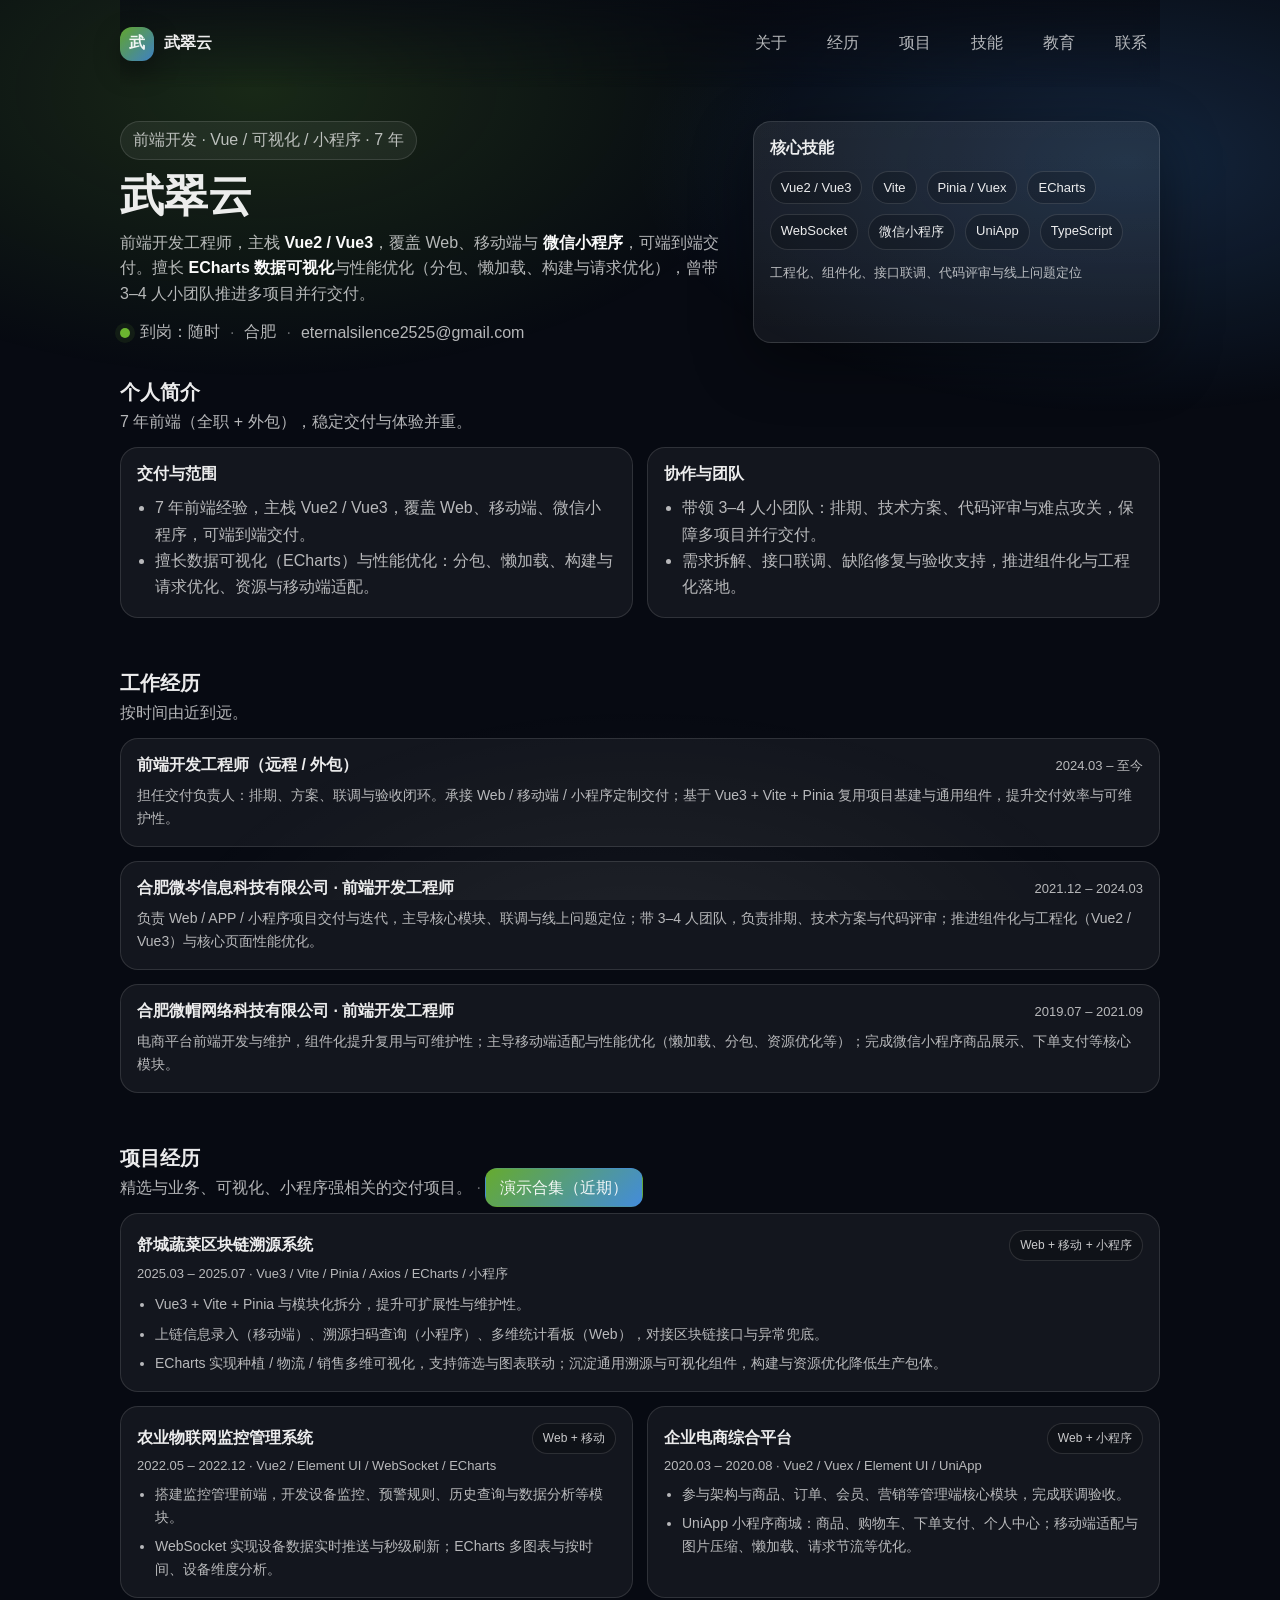
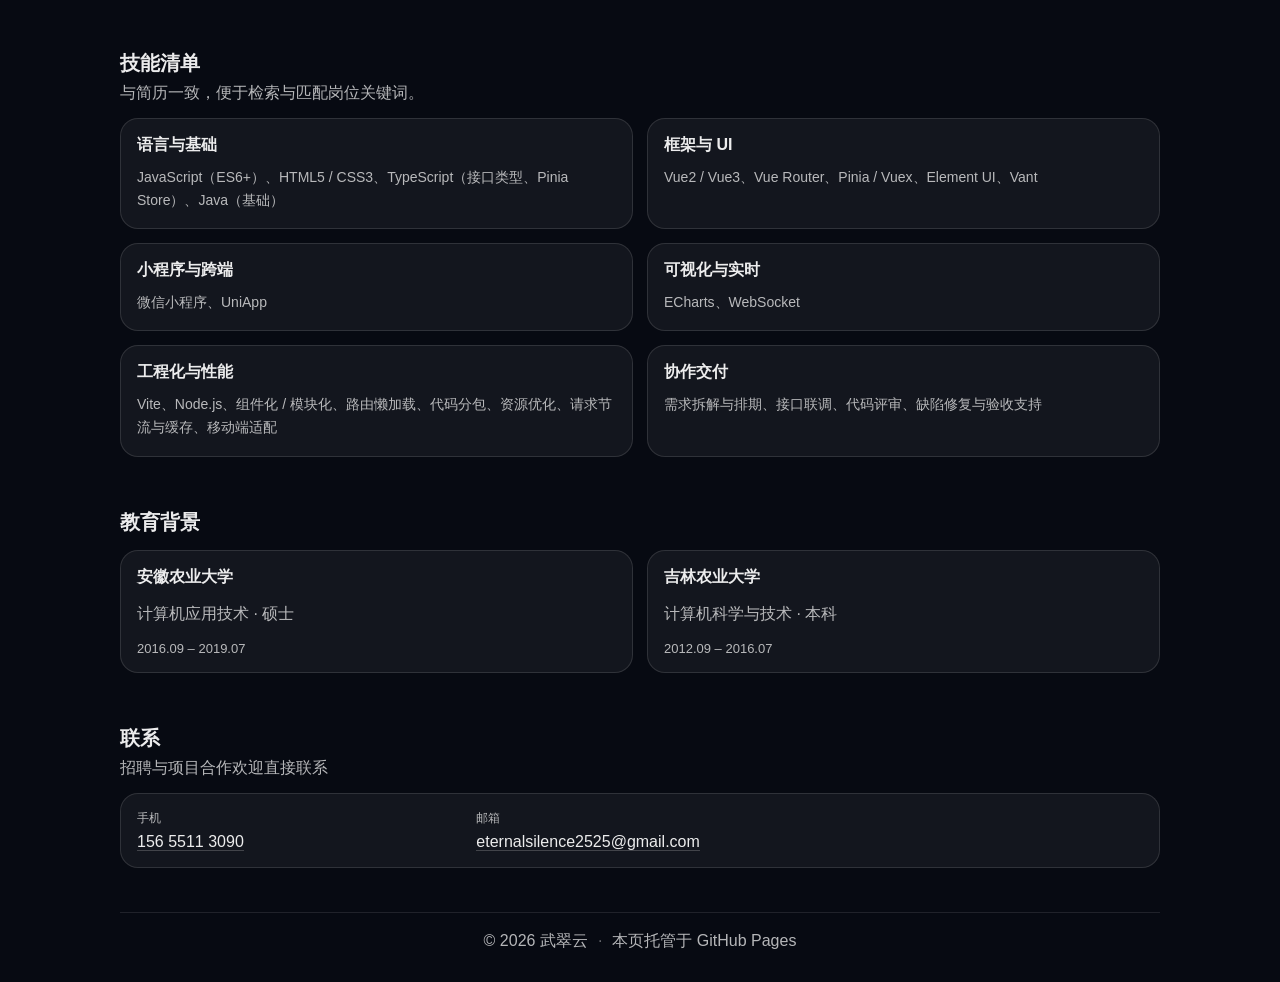
<file: index.html>
<!doctype html>
<html lang="zh-CN">
  <head>
    <meta charset="UTF-8" />
    <meta name="viewport" content="width=device-width, initial-scale=1.0" />
    <meta
      name="description"
      content="武翠云 — 前端开发工程师，7 年经验，Vue / 数据可视化 / 微信小程序，合肥，可到岗"
    />
    <title>武翠云 · 前端开发（Vue / 可视化 / 小程序）</title>
    <link rel="stylesheet" href="./assets/style.css" />
  </head>
  <body>
    <div class="bg"></div>

    <header class="container header">
      <a class="brand" href="#">
        <span class="logo">武</span>
        <span class="brand-text">武翠云</span>
      </a>
      <nav class="nav" aria-label="页面内导航">
        <a href="#about">关于</a>
        <a href="#experience">经历</a>
        <a href="#projects">项目</a>
        <a href="#skills">技能</a>
        <a href="#education">教育</a>
        <a href="#contact">联系</a>
      </nav>
    </header>

    <main class="container">
      <section class="hero">
        <div class="hero-left">
          <p class="badge">前端开发 · Vue / 可视化 / 小程序 · 7 年</p>
          <h1 class="title">武翠云</h1>
          <p class="subtitle lead">
            前端开发工程师，主栈 <strong>Vue2 / Vue3</strong>，覆盖 Web、移动端与
            <strong>微信小程序</strong>，可端到端交付。擅长
            <strong>ECharts 数据可视化</strong>与性能优化（分包、懒加载、构建与请求优化），曾带 3–4
            人小团队推进多项目并行交付。
          </p>
          <div class="meta">
            <span id="status-dot" class="dot"></span>
            <span id="status-text">到岗：随时</span>
            <span class="sep">·</span>
            <span class="muted">合肥</span>
            <span class="sep">·</span>
            <span class="muted">eternalsilence2525@gmail.com</span>
          </div>
        </div>

        <div class="hero-right">
          <div class="card">
            <div class="card-title">核心技能</div>
            <div class="pill-row">
              <span class="pill">Vue2 / Vue3</span>
              <span class="pill">Vite</span>
              <span class="pill">Pinia / Vuex</span>
              <span class="pill">ECharts</span>
              <span class="pill">WebSocket</span>
              <span class="pill">微信小程序</span>
              <span class="pill">UniApp</span>
              <span class="pill">TypeScript</span>
            </div>
            <div class="card-footer muted">工程化、组件化、接口联调、代码评审与线上问题定位</div>
          </div>
        </div>
      </section>

      <section id="about" class="section">
        <div class="section-head">
          <h2>个人简介</h2>
          <p class="muted">7 年前端（全职 + 外包），稳定交付与体验并重。</p>
        </div>
        <div class="grid2">
          <div class="panel">
            <h3>交付与范围</h3>
            <ul>
              <li>7 年前端经验，主栈 Vue2 / Vue3，覆盖 Web、移动端、微信小程序，可端到端交付。</li>
              <li>擅长数据可视化（ECharts）与性能优化：分包、懒加载、构建与请求优化、资源与移动端适配。</li>
            </ul>
          </div>
          <div class="panel">
            <h3>协作与团队</h3>
            <ul>
              <li>带领 3–4 人小团队：排期、技术方案、代码评审与难点攻关，保障多项目并行交付。</li>
              <li>需求拆解、接口联调、缺陷修复与验收支持，推进组件化与工程化落地。</li>
            </ul>
          </div>
        </div>
      </section>

      <section id="experience" class="section">
        <div class="section-head">
          <h2>工作经历</h2>
          <p class="muted">按时间由近到远。</p>
        </div>
        <ol class="timeline">
          <li class="exp">
            <div class="exp-top">
              <h3>前端开发工程师（远程 / 外包）</h3>
              <span class="exp-date">2024.03 – 至今</span>
            </div>
            <p class="muted exp-desc">
              担任交付负责人：排期、方案、联调与验收闭环。承接 Web / 移动端 / 小程序定制交付；基于
              Vue3 + Vite + Pinia 复用项目基建与通用组件，提升交付效率与可维护性。
            </p>
          </li>
          <li class="exp">
            <div class="exp-top">
              <h3>合肥微岑信息科技有限公司 · 前端开发工程师</h3>
              <span class="exp-date">2021.12 – 2024.03</span>
            </div>
            <p class="muted exp-desc">
              负责 Web / APP / 小程序项目交付与迭代，主导核心模块、联调与线上问题定位；带 3–4
              人团队，负责排期、技术方案与代码评审；推进组件化与工程化（Vue2 / Vue3）与核心页面性能优化。
            </p>
          </li>
          <li class="exp">
            <div class="exp-top">
              <h3>合肥微帽网络科技有限公司 · 前端开发工程师</h3>
              <span class="exp-date">2019.07 – 2021.09</span>
            </div>
            <p class="muted exp-desc">
              电商平台前端开发与维护，组件化提升复用与可维护性；主导移动端适配与性能优化（懒加载、分包、资源优化等）；完成微信小程序商品展示、下单支付等核心模块。
            </p>
          </li>
        </ol>
      </section>

      <section id="projects" class="section">
        <div class="section-head">
          <h2>项目经历</h2>
          <p class="muted">
            精选与业务、可视化、小程序强相关的交付项目。
            <span class="sep">·</span>
            <a class="btn primary" href="./demos/" rel="noopener noreferrer">演示合集（近期）</a>
          </p>
        </div>

        <div class="cards">
          <article class="project project--wide">
            <div class="project-top">
              <h3>舒城蔬菜区块链溯源系统</h3>
              <span class="tag">Web + 移动 + 小程序</span>
            </div>
            <p class="project-meta muted">2025.03 – 2025.07 · Vue3 / Vite / Pinia / Axios / ECharts / 小程序</p>
            <ul class="project-list">
              <li>Vue3 + Vite + Pinia 与模块化拆分，提升可扩展性与维护性。</li>
              <li>上链信息录入（移动端）、溯源扫码查询（小程序）、多维统计看板（Web），对接区块链接口与异常兜底。</li>
              <li>ECharts 实现种植 / 物流 / 销售多维可视化，支持筛选与图表联动；沉淀通用溯源与可视化组件，构建与资源优化降低生产包体。</li>
            </ul>
          </article>

          <article class="project">
            <div class="project-top">
              <h3>农业物联网监控管理系统</h3>
              <span class="tag">Web + 移动</span>
            </div>
            <p class="project-meta muted">2022.05 – 2022.12 · Vue2 / Element UI / WebSocket / ECharts</p>
            <ul class="project-list">
              <li>搭建监控管理前端，开发设备监控、预警规则、历史查询与数据分析等模块。</li>
              <li>WebSocket 实现设备数据实时推送与秒级刷新；ECharts 多图表与按时间、设备维度分析。</li>
            </ul>
          </article>

          <article class="project">
            <div class="project-top">
              <h3>企业电商综合平台</h3>
              <span class="tag">Web + 小程序</span>
            </div>
            <p class="project-meta muted">2020.03 – 2020.08 · Vue2 / Vuex / Element UI / UniApp</p>
            <ul class="project-list">
              <li>参与架构与商品、订单、会员、营销等管理端核心模块，完成联调验收。</li>
              <li>UniApp 小程序商城：商品、购物车、下单支付、个人中心；移动端适配与图片压缩、懒加载、请求节流等优化。</li>
            </ul>
          </article>
        </div>
      </section>

      <section id="skills" class="section">
        <div class="section-head">
          <h2>技能清单</h2>
          <p class="muted">与简历一致，便于检索与匹配岗位关键词。</p>
        </div>
        <div class="grid2">
          <div class="panel">
            <h3>语言与基础</h3>
            <p class="skill-line">JavaScript（ES6+）、HTML5 / CSS3、TypeScript（接口类型、Pinia Store）、Java（基础）</p>
          </div>
          <div class="panel">
            <h3>框架与 UI</h3>
            <p class="skill-line">Vue2 / Vue3、Vue Router、Pinia / Vuex、Element UI、Vant</p>
          </div>
          <div class="panel">
            <h3>小程序与跨端</h3>
            <p class="skill-line">微信小程序、UniApp</p>
          </div>
          <div class="panel">
            <h3>可视化与实时</h3>
            <p class="skill-line">ECharts、WebSocket</p>
          </div>
          <div class="panel">
            <h3>工程化与性能</h3>
            <p class="skill-line">Vite、Node.js、组件化 / 模块化、路由懒加载、代码分包、资源优化、请求节流与缓存、移动端适配</p>
          </div>
          <div class="panel">
            <h3>协作交付</h3>
            <p class="skill-line">需求拆解与排期、接口联调、代码评审、缺陷修复与验收支持</p>
          </div>
        </div>
      </section>

      <section id="education" class="section">
        <div class="section-head">
          <h2>教育背景</h2>
        </div>
        <div class="grid2">
          <div class="panel">
            <h3>安徽农业大学</h3>
            <p class="muted">计算机应用技术 · 硕士</p>
            <p class="edu-date">2016.09 – 2019.07</p>
          </div>
          <div class="panel">
            <h3>吉林农业大学</h3>
            <p class="muted">计算机科学与技术 · 本科</p>
            <p class="edu-date">2012.09 – 2016.07</p>
          </div>
        </div>
      </section>

      <section id="contact" class="section">
        <div class="section-head">
          <h2>联系</h2>
          <p class="muted">招聘与项目合作欢迎直接联系</p>
        </div>
        <div class="panel contact">
          <div>
            <div class="k">手机</div>
            <div class="v"><a href="tel:15655113090">156 5511 3090</a></div>
          </div>
          <div>
            <div class="k">邮箱</div>
            <div class="v">
              <a href="mailto:eternalsilence2525@gmail.com">eternalsilence2525@gmail.com</a>
            </div>
          </div>
        </div>
      </section>

      <footer class="footer muted">
        <span>© <span id="year"></span> 武翠云</span>
        <span class="sep">·</span>
        <span>本页托管于 GitHub Pages</span>
      </footer>
    </main>

    <script src="./assets/main.js"></script>
  </body>
</html>
</file>
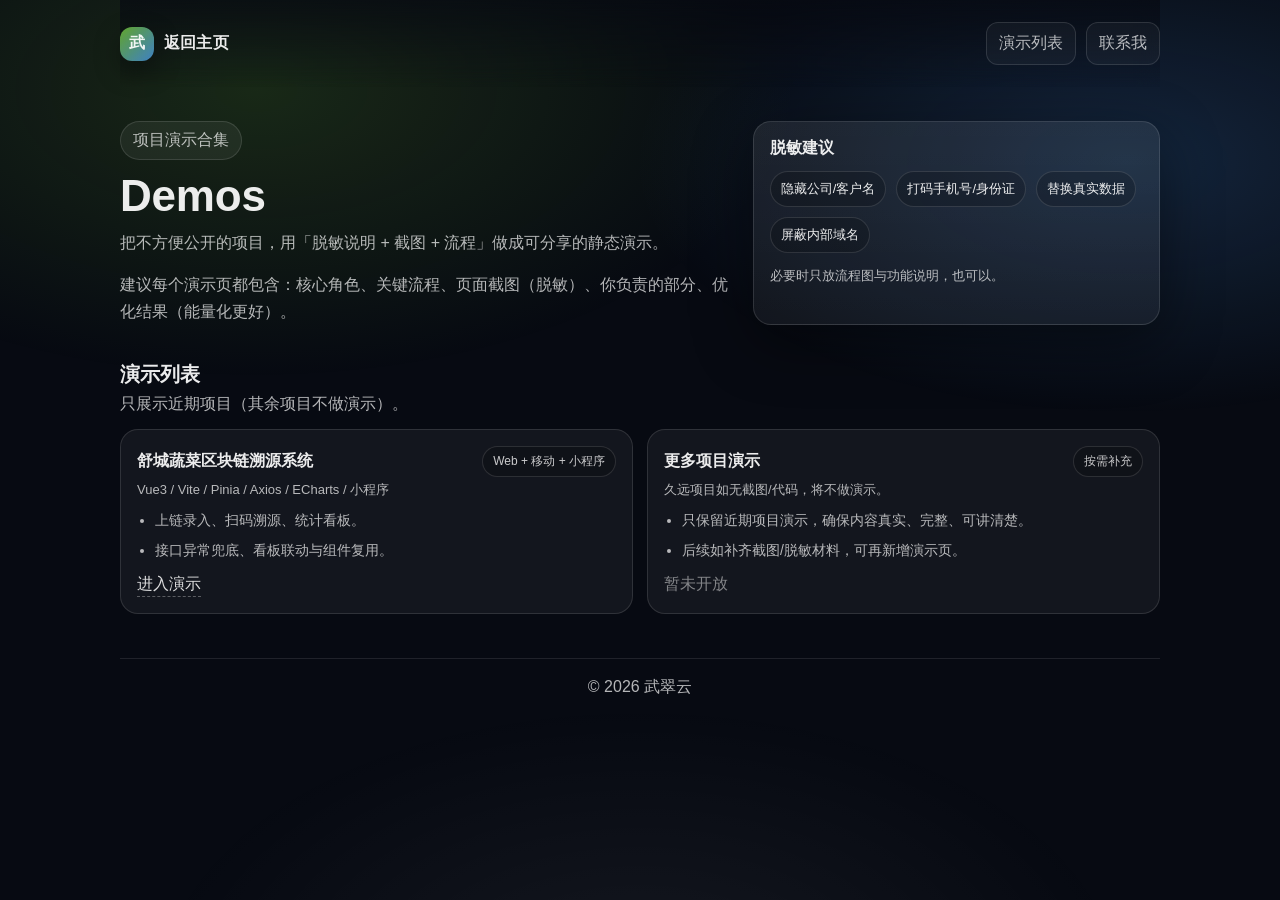
<file: demos/index.html>
<!doctype html>
<html lang="zh-CN">
  <head>
    <meta charset="UTF-8" />
    <meta name="viewport" content="width=device-width, initial-scale=1.0" />
    <title>项目演示合集</title>
    <meta name="description" content="项目演示合集（静态脱敏演示页）" />
    <link rel="stylesheet" href="../assets/style.css" />
    <style>
      .demo-header{ padding: 22px 0; display:flex; align-items:center; justify-content: space-between; gap: 14px; position: sticky; top: 0; backdrop-filter: blur(10px); background: linear-gradient(to bottom, rgba(7,10,18,.70), rgba(7,10,18,0)); }
      .demo-nav{ display:flex; gap: 10px; align-items:center; flex-wrap: wrap; }
      .demo-nav a{ padding: 10px 12px; border: 1px solid var(--line); border-radius: 12px; color: var(--muted); background: rgba(255,255,255,.04); }
      .demo-nav a:hover{ color: var(--text); background: rgba(255,255,255,.07); }
      .demo-meta{ margin-top: 10px; color: var(--muted); line-height: 1.7; }
      .cards3{ display:grid; grid-template-columns: repeat(2, minmax(0,1fr)); gap: 14px; }
      @media (max-width: 860px){ .cards3{ grid-template-columns: 1fr; } }
    </style>
  </head>
  <body>
    <div class="bg"></div>

    <header class="container demo-header">
      <a class="brand" href="../index.html#projects">
        <span class="logo">武</span>
        <span class="brand-text">返回主页</span>
      </a>
      <nav class="demo-nav" aria-label="演示页导航">
        <a href="#list">演示列表</a>
        <a href="../index.html#contact">联系我</a>
      </nav>
    </header>

    <main class="container">
      <section class="hero">
        <div class="hero-left">
          <p class="badge">项目演示合集</p>
          <h1 class="title">Demos</h1>
          <p class="subtitle lead">把不方便公开的项目，用「脱敏说明 + 截图 + 流程」做成可分享的静态演示。</p>
          <div class="demo-meta">
            建议每个演示页都包含：核心角色、关键流程、页面截图（脱敏）、你负责的部分、优化结果（能量化更好）。
          </div>
        </div>
        <div class="hero-right">
          <div class="card">
            <div class="card-title">脱敏建议</div>
            <div class="pill-row">
              <span class="pill">隐藏公司/客户名</span>
              <span class="pill">打码手机号/身份证</span>
              <span class="pill">替换真实数据</span>
              <span class="pill">屏蔽内部域名</span>
            </div>
            <div class="card-footer muted">必要时只放流程图与功能说明，也可以。</div>
          </div>
        </div>
      </section>

      <section id="list" class="section">
        <div class="section-head">
          <h2>演示列表</h2>
          <p class="muted">只展示近期项目（其余项目不做演示）。</p>
        </div>

        <div class="cards3">
          <article class="project">
            <div class="project-top">
              <h3>舒城蔬菜区块链溯源系统</h3>
              <span class="tag">Web + 移动 + 小程序</span>
            </div>
            <p class="project-meta muted">Vue3 / Vite / Pinia / Axios / ECharts / 小程序</p>
            <ul class="project-list">
              <li>上链录入、扫码溯源、统计看板。</li>
              <li>接口异常兜底、看板联动与组件复用。</li>
            </ul>
            <div class="project-actions">
              <a class="link" href="./traceability/" rel="noopener noreferrer">进入演示</a>
            </div>
          </article>

          <article class="project">
            <div class="project-top">
              <h3>更多项目演示</h3>
              <span class="tag">按需补充</span>
            </div>
            <p class="project-meta muted">久远项目如无截图/代码，将不做演示。</p>
            <ul class="project-list">
              <li>只保留近期项目演示，确保内容真实、完整、可讲清楚。</li>
              <li>后续如补齐截图/脱敏材料，可再新增演示页。</li>
            </ul>
            <div class="project-actions">
              <span class="link" data-disabled="true">暂未开放</span>
            </div>
          </article>
        </div>
      </section>

      <footer class="footer muted">
        <span>© <span id="year"></span> 武翠云</span>
      </footer>
    </main>

    <script src="../assets/main.js"></script>
  </body>
</html>
</file>
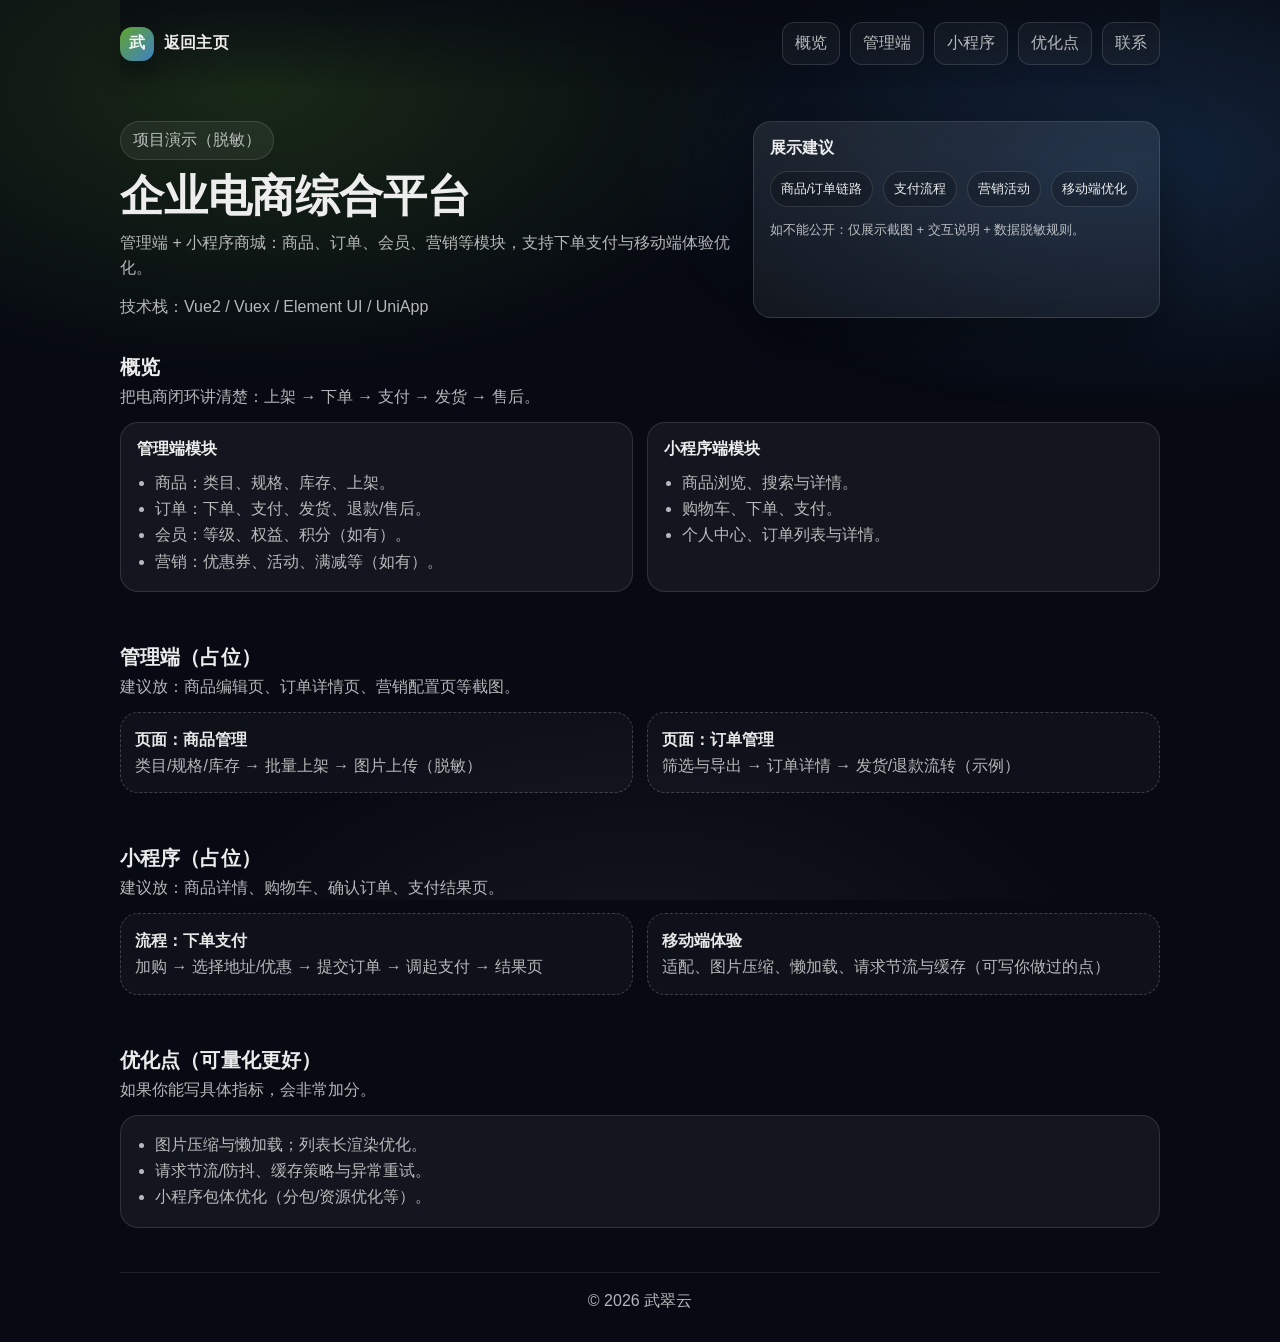
<file: demos/ecommerce/index.html>
<!doctype html>
<html lang="zh-CN">
  <head>
    <meta charset="UTF-8" />
    <meta name="viewport" content="width=device-width, initial-scale=1.0" />
    <title>项目演示 · 企业电商综合平台</title>
    <meta name="description" content="企业电商综合平台 · 项目演示（脱敏）" />
    <link rel="stylesheet" href="../../assets/style.css" />
    <style>
      .demo-header{ padding: 22px 0; display:flex; align-items:center; justify-content: space-between; gap: 14px; position: sticky; top: 0; backdrop-filter: blur(10px); background: linear-gradient(to bottom, rgba(7,10,18,.70), rgba(7,10,18,0)); }
      .demo-nav{ display:flex; gap: 10px; align-items:center; flex-wrap: wrap; }
      .demo-nav a{ padding: 10px 12px; border: 1px solid var(--line); border-radius: 12px; color: var(--muted); background: rgba(255,255,255,.04); }
      .demo-nav a:hover{ color: var(--text); background: rgba(255,255,255,.07); }
      .demo-grid{ display:grid; grid-template-columns: repeat(2, minmax(0,1fr)); gap: 14px; }
      .demo-shot{ border: 1px dashed rgba(255,255,255,.20); border-radius: var(--radius); background: rgba(255,255,255,.03); padding: 14px; color: var(--muted); line-height: 1.6; }
      .demo-shot strong{ color: rgba(255,255,255,.90); }
      @media (max-width: 860px){ .demo-grid{ grid-template-columns: 1fr; } }
    </style>
  </head>
  <body>
    <div class="bg"></div>

    <header class="container demo-header">
      <a class="brand" href="../../index.html#projects">
        <span class="logo">武</span>
        <span class="brand-text">返回主页</span>
      </a>
      <nav class="demo-nav" aria-label="演示页导航">
        <a href="#overview">概览</a>
        <a href="#admin">管理端</a>
        <a href="#miniapp">小程序</a>
        <a href="#perf">优化点</a>
        <a href="../../index.html#contact">联系</a>
      </nav>
    </header>

    <main class="container">
      <section class="hero">
        <div class="hero-left">
          <p class="badge">项目演示（脱敏）</p>
          <h1 class="title">企业电商综合平台</h1>
          <p class="subtitle lead">
            管理端 + 小程序商城：商品、订单、会员、营销等模块，支持下单支付与移动端体验优化。
          </p>
          <div class="meta">
            <span class="muted">技术栈：Vue2 / Vuex / Element UI / UniApp</span>
          </div>
        </div>
        <div class="hero-right">
          <div class="card">
            <div class="card-title">展示建议</div>
            <div class="pill-row">
              <span class="pill">商品/订单链路</span>
              <span class="pill">支付流程</span>
              <span class="pill">营销活动</span>
              <span class="pill">移动端优化</span>
            </div>
            <div class="card-footer muted">如不能公开：仅展示截图 + 交互说明 + 数据脱敏规则。</div>
          </div>
        </div>
      </section>

      <section id="overview" class="section">
        <div class="section-head">
          <h2>概览</h2>
          <p class="muted">把电商闭环讲清楚：上架 → 下单 → 支付 → 发货 → 售后。</p>
        </div>
        <div class="grid2">
          <div class="panel">
            <h3>管理端模块</h3>
            <ul>
              <li>商品：类目、规格、库存、上架。</li>
              <li>订单：下单、支付、发货、退款/售后。</li>
              <li>会员：等级、权益、积分（如有）。</li>
              <li>营销：优惠券、活动、满减等（如有）。</li>
            </ul>
          </div>
          <div class="panel">
            <h3>小程序端模块</h3>
            <ul>
              <li>商品浏览、搜索与详情。</li>
              <li>购物车、下单、支付。</li>
              <li>个人中心、订单列表与详情。</li>
            </ul>
          </div>
        </div>
      </section>

      <section id="admin" class="section">
        <div class="section-head">
          <h2>管理端（占位）</h2>
          <p class="muted">建议放：商品编辑页、订单详情页、营销配置页等截图。</p>
        </div>
        <div class="demo-grid">
          <div class="demo-shot">
            <strong>页面：商品管理</strong>
            <div>类目/规格/库存 → 批量上架 → 图片上传（脱敏）</div>
          </div>
          <div class="demo-shot">
            <strong>页面：订单管理</strong>
            <div>筛选与导出 → 订单详情 → 发货/退款流转（示例）</div>
          </div>
        </div>
      </section>

      <section id="miniapp" class="section">
        <div class="section-head">
          <h2>小程序（占位）</h2>
          <p class="muted">建议放：商品详情、购物车、确认订单、支付结果页。</p>
        </div>
        <div class="demo-grid">
          <div class="demo-shot">
            <strong>流程：下单支付</strong>
            <div>加购 → 选择地址/优惠 → 提交订单 → 调起支付 → 结果页</div>
          </div>
          <div class="demo-shot">
            <strong>移动端体验</strong>
            <div>适配、图片压缩、懒加载、请求节流与缓存（可写你做过的点）</div>
          </div>
        </div>
      </section>

      <section id="perf" class="section">
        <div class="section-head">
          <h2>优化点（可量化更好）</h2>
          <p class="muted">如果你能写具体指标，会非常加分。</p>
        </div>
        <div class="panel">
          <ul>
            <li>图片压缩与懒加载；列表长渲染优化。</li>
            <li>请求节流/防抖、缓存策略与异常重试。</li>
            <li>小程序包体优化（分包/资源优化等）。</li>
          </ul>
        </div>
      </section>

      <footer class="footer muted">
        <span>© <span id="year"></span> 武翠云</span>
      </footer>
    </main>

    <script src="../../assets/main.js"></script>
  </body>
</html>
</file>
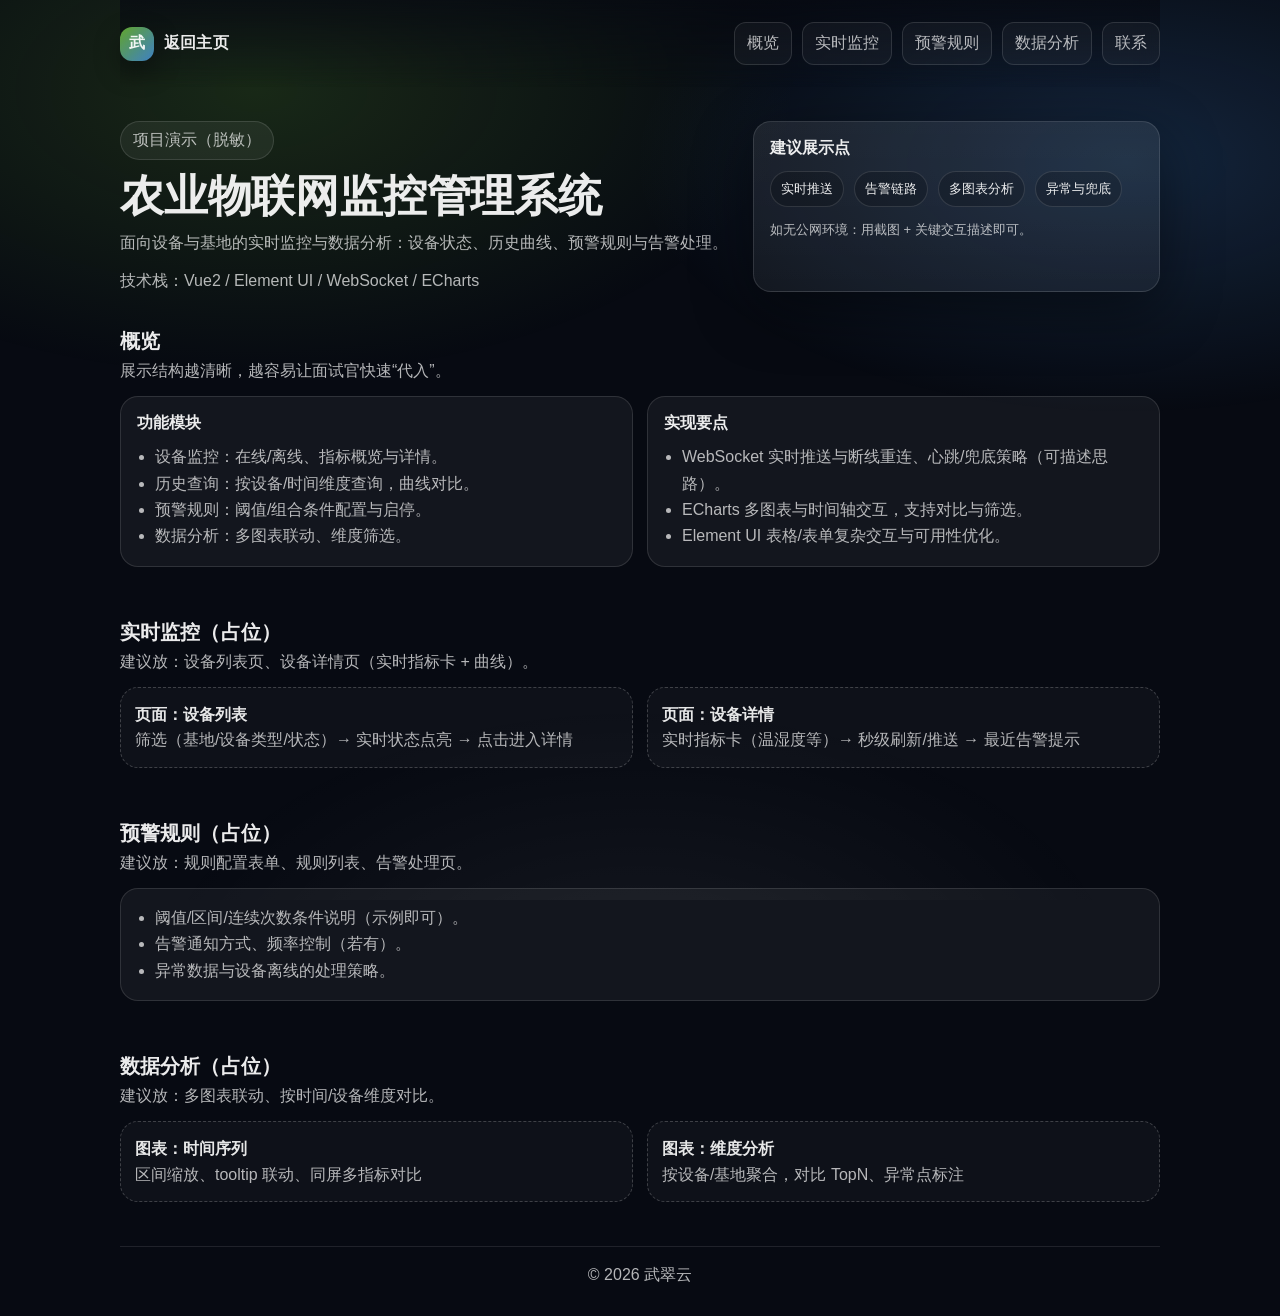
<file: demos/iot-monitor/index.html>
<!doctype html>
<html lang="zh-CN">
  <head>
    <meta charset="UTF-8" />
    <meta name="viewport" content="width=device-width, initial-scale=1.0" />
    <title>项目演示 · 农业物联网监控管理系统</title>
    <meta name="description" content="农业物联网监控管理系统 · 项目演示（脱敏）" />
    <link rel="stylesheet" href="../../assets/style.css" />
    <style>
      .demo-header{ padding: 22px 0; display:flex; align-items:center; justify-content: space-between; gap: 14px; position: sticky; top: 0; backdrop-filter: blur(10px); background: linear-gradient(to bottom, rgba(7,10,18,.70), rgba(7,10,18,0)); }
      .demo-nav{ display:flex; gap: 10px; align-items:center; flex-wrap: wrap; }
      .demo-nav a{ padding: 10px 12px; border: 1px solid var(--line); border-radius: 12px; color: var(--muted); background: rgba(255,255,255,.04); }
      .demo-nav a:hover{ color: var(--text); background: rgba(255,255,255,.07); }
      .demo-grid{ display:grid; grid-template-columns: repeat(2, minmax(0,1fr)); gap: 14px; }
      .demo-shot{ border: 1px dashed rgba(255,255,255,.20); border-radius: var(--radius); background: rgba(255,255,255,.03); padding: 14px; color: var(--muted); line-height: 1.6; }
      .demo-shot strong{ color: rgba(255,255,255,.90); }
      @media (max-width: 860px){ .demo-grid{ grid-template-columns: 1fr; } }
    </style>
  </head>
  <body>
    <div class="bg"></div>

    <header class="container demo-header">
      <a class="brand" href="../../index.html#projects">
        <span class="logo">武</span>
        <span class="brand-text">返回主页</span>
      </a>
      <nav class="demo-nav" aria-label="演示页导航">
        <a href="#overview">概览</a>
        <a href="#realtime">实时监控</a>
        <a href="#alerts">预警规则</a>
        <a href="#analysis">数据分析</a>
        <a href="../../index.html#contact">联系</a>
      </nav>
    </header>

    <main class="container">
      <section class="hero">
        <div class="hero-left">
          <p class="badge">项目演示（脱敏）</p>
          <h1 class="title">农业物联网监控管理系统</h1>
          <p class="subtitle lead">
            面向设备与基地的实时监控与数据分析：设备状态、历史曲线、预警规则与告警处理。
          </p>
          <div class="meta">
            <span class="muted">技术栈：Vue2 / Element UI / WebSocket / ECharts</span>
          </div>
        </div>
        <div class="hero-right">
          <div class="card">
            <div class="card-title">建议展示点</div>
            <div class="pill-row">
              <span class="pill">实时推送</span>
              <span class="pill">告警链路</span>
              <span class="pill">多图表分析</span>
              <span class="pill">异常与兜底</span>
            </div>
            <div class="card-footer muted">如无公网环境：用截图 + 关键交互描述即可。</div>
          </div>
        </div>
      </section>

      <section id="overview" class="section">
        <div class="section-head">
          <h2>概览</h2>
          <p class="muted">展示结构越清晰，越容易让面试官快速“代入”。</p>
        </div>
        <div class="grid2">
          <div class="panel">
            <h3>功能模块</h3>
            <ul>
              <li>设备监控：在线/离线、指标概览与详情。</li>
              <li>历史查询：按设备/时间维度查询，曲线对比。</li>
              <li>预警规则：阈值/组合条件配置与启停。</li>
              <li>数据分析：多图表联动、维度筛选。</li>
            </ul>
          </div>
          <div class="panel">
            <h3>实现要点</h3>
            <ul>
              <li>WebSocket 实时推送与断线重连、心跳/兜底策略（可描述思路）。</li>
              <li>ECharts 多图表与时间轴交互，支持对比与筛选。</li>
              <li>Element UI 表格/表单复杂交互与可用性优化。</li>
            </ul>
          </div>
        </div>
      </section>

      <section id="realtime" class="section">
        <div class="section-head">
          <h2>实时监控（占位）</h2>
          <p class="muted">建议放：设备列表页、设备详情页（实时指标卡 + 曲线）。</p>
        </div>
        <div class="demo-grid">
          <div class="demo-shot">
            <strong>页面：设备列表</strong>
            <div>筛选（基地/设备类型/状态）→ 实时状态点亮 → 点击进入详情</div>
          </div>
          <div class="demo-shot">
            <strong>页面：设备详情</strong>
            <div>实时指标卡（温湿度等）→ 秒级刷新/推送 → 最近告警提示</div>
          </div>
        </div>
      </section>

      <section id="alerts" class="section">
        <div class="section-head">
          <h2>预警规则（占位）</h2>
          <p class="muted">建议放：规则配置表单、规则列表、告警处理页。</p>
        </div>
        <div class="panel">
          <ul>
            <li>阈值/区间/连续次数条件说明（示例即可）。</li>
            <li>告警通知方式、频率控制（若有）。</li>
            <li>异常数据与设备离线的处理策略。</li>
          </ul>
        </div>
      </section>

      <section id="analysis" class="section">
        <div class="section-head">
          <h2>数据分析（占位）</h2>
          <p class="muted">建议放：多图表联动、按时间/设备维度对比。</p>
        </div>
        <div class="demo-grid">
          <div class="demo-shot">
            <strong>图表：时间序列</strong>
            <div>区间缩放、tooltip 联动、同屏多指标对比</div>
          </div>
          <div class="demo-shot">
            <strong>图表：维度分析</strong>
            <div>按设备/基地聚合，对比 TopN、异常点标注</div>
          </div>
        </div>
      </section>

      <footer class="footer muted">
        <span>© <span id="year"></span> 武翠云</span>
      </footer>
    </main>

    <script src="../../assets/main.js"></script>
  </body>
</html>
</file>
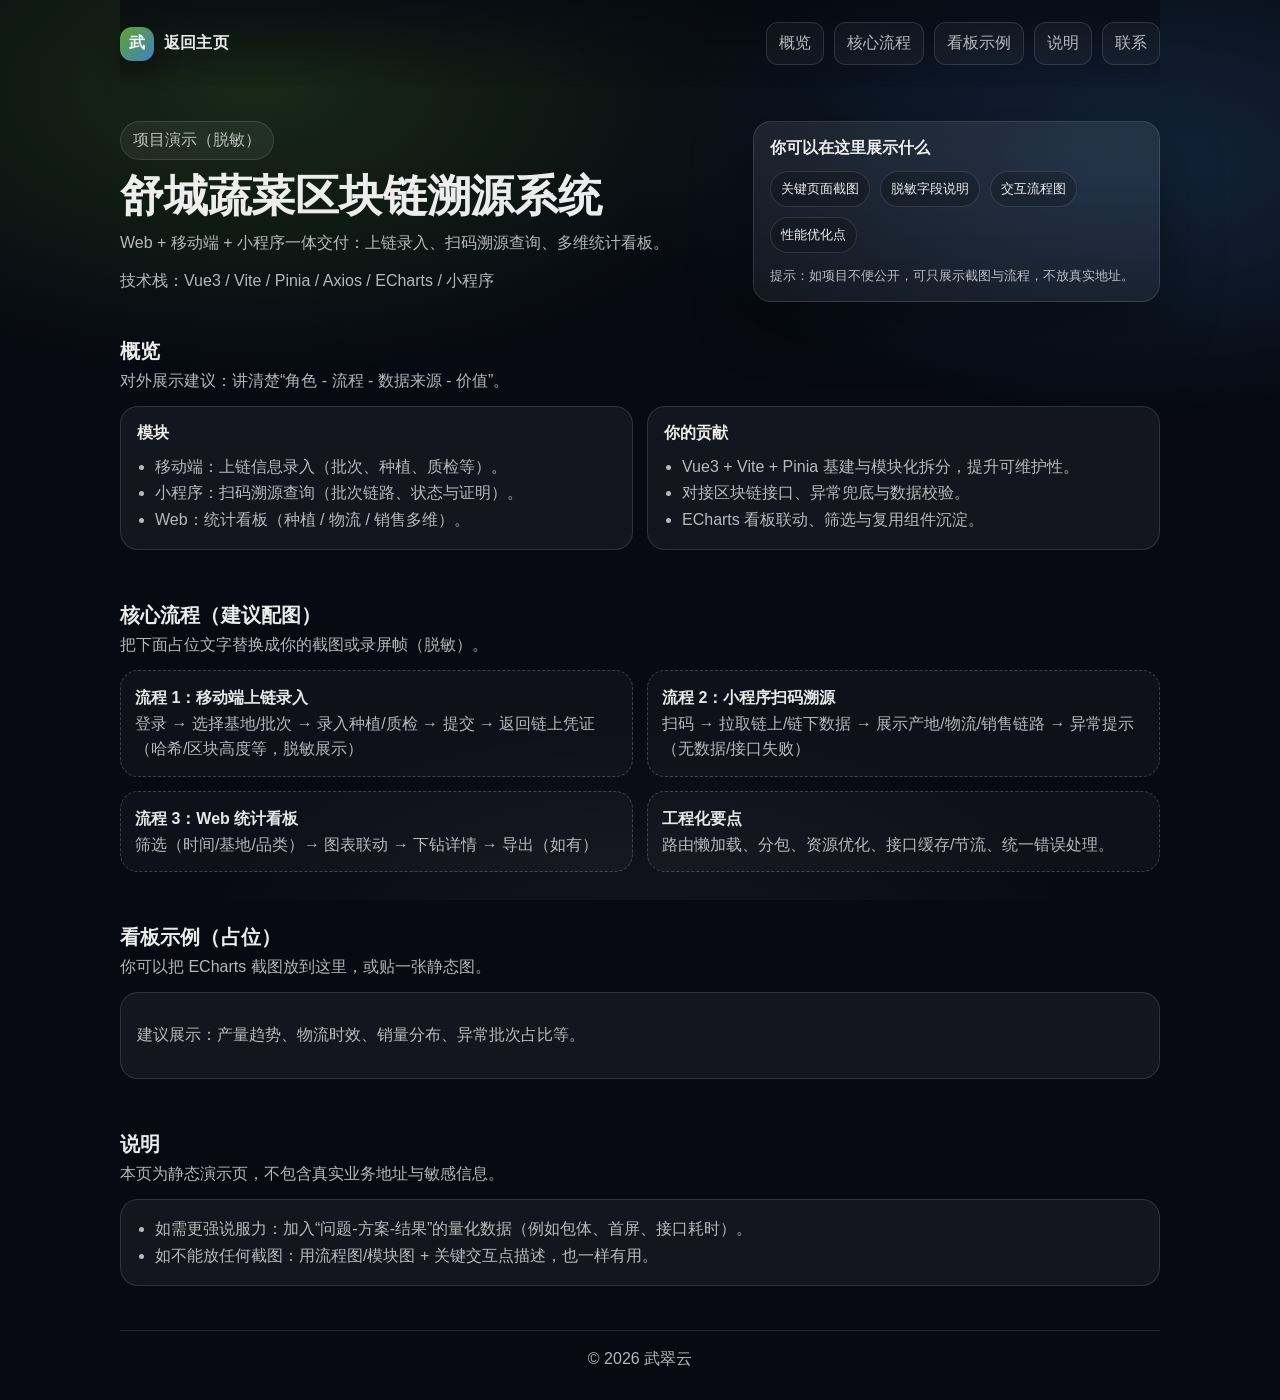
<file: demos/traceability/index.html>
<!doctype html>
<html lang="zh-CN">
  <head>
    <meta charset="UTF-8" />
    <meta name="viewport" content="width=device-width, initial-scale=1.0" />
    <title>项目演示 · 舒城蔬菜区块链溯源系统</title>
    <meta name="description" content="舒城蔬菜区块链溯源系统 · 项目演示（脱敏）" />
    <link rel="stylesheet" href="../../assets/style.css" />
    <style>
      .demo-header{ padding: 22px 0; display:flex; align-items:center; justify-content: space-between; gap: 14px; position: sticky; top: 0; backdrop-filter: blur(10px); background: linear-gradient(to bottom, rgba(7,10,18,.70), rgba(7,10,18,0)); }
      .demo-nav{ display:flex; gap: 10px; align-items:center; flex-wrap: wrap; }
      .demo-nav a{ padding: 10px 12px; border: 1px solid var(--line); border-radius: 12px; color: var(--muted); background: rgba(255,255,255,.04); }
      .demo-nav a:hover{ color: var(--text); background: rgba(255,255,255,.07); }
      .demo-grid{ display:grid; grid-template-columns: repeat(2, minmax(0,1fr)); gap: 14px; }
      .demo-shot{ border: 1px dashed rgba(255,255,255,.20); border-radius: var(--radius); background: rgba(255,255,255,.03); padding: 14px; color: var(--muted); line-height: 1.6; }
      .demo-shot strong{ color: rgba(255,255,255,.90); }
      @media (max-width: 860px){ .demo-grid{ grid-template-columns: 1fr; } }
    </style>
  </head>
  <body>
    <div class="bg"></div>

    <header class="container demo-header">
      <a class="brand" href="../../index.html#projects">
        <span class="logo">武</span>
        <span class="brand-text">返回主页</span>
      </a>
      <nav class="demo-nav" aria-label="演示页导航">
        <a href="#overview">概览</a>
        <a href="#flows">核心流程</a>
        <a href="#dashboards">看板示例</a>
        <a href="#notes">说明</a>
        <a href="../../index.html#contact">联系</a>
      </nav>
    </header>

    <main class="container">
      <section class="hero">
        <div class="hero-left">
          <p class="badge">项目演示（脱敏）</p>
          <h1 class="title">舒城蔬菜区块链溯源系统</h1>
          <p class="subtitle lead">
            Web + 移动端 + 小程序一体交付：上链录入、扫码溯源查询、多维统计看板。
          </p>
          <div class="meta">
            <span class="muted">技术栈：Vue3 / Vite / Pinia / Axios / ECharts / 小程序</span>
          </div>
        </div>
        <div class="hero-right">
          <div class="card">
            <div class="card-title">你可以在这里展示什么</div>
            <div class="pill-row">
              <span class="pill">关键页面截图</span>
              <span class="pill">脱敏字段说明</span>
              <span class="pill">交互流程图</span>
              <span class="pill">性能优化点</span>
            </div>
            <div class="card-footer muted">提示：如项目不便公开，可只展示截图与流程，不放真实地址。</div>
          </div>
        </div>
      </section>

      <section id="overview" class="section">
        <div class="section-head">
          <h2>概览</h2>
          <p class="muted">对外展示建议：讲清楚“角色 - 流程 - 数据来源 - 价值”。</p>
        </div>
        <div class="grid2">
          <div class="panel">
            <h3>模块</h3>
            <ul>
              <li>移动端：上链信息录入（批次、种植、质检等）。</li>
              <li>小程序：扫码溯源查询（批次链路、状态与证明）。</li>
              <li>Web：统计看板（种植 / 物流 / 销售多维）。</li>
            </ul>
          </div>
          <div class="panel">
            <h3>你的贡献</h3>
            <ul>
              <li>Vue3 + Vite + Pinia 基建与模块化拆分，提升可维护性。</li>
              <li>对接区块链接口、异常兜底与数据校验。</li>
              <li>ECharts 看板联动、筛选与复用组件沉淀。</li>
            </ul>
          </div>
        </div>
      </section>

      <section id="flows" class="section">
        <div class="section-head">
          <h2>核心流程（建议配图）</h2>
          <p class="muted">把下面占位文字替换成你的截图或录屏帧（脱敏）。</p>
        </div>
        <div class="demo-grid">
          <div class="demo-shot">
            <strong>流程 1：移动端上链录入</strong>
            <div>登录 → 选择基地/批次 → 录入种植/质检 → 提交 → 返回链上凭证（哈希/区块高度等，脱敏展示）</div>
          </div>
          <div class="demo-shot">
            <strong>流程 2：小程序扫码溯源</strong>
            <div>扫码 → 拉取链上/链下数据 → 展示产地/物流/销售链路 → 异常提示（无数据/接口失败）</div>
          </div>
          <div class="demo-shot">
            <strong>流程 3：Web 统计看板</strong>
            <div>筛选（时间/基地/品类）→ 图表联动 → 下钻详情 → 导出（如有）</div>
          </div>
          <div class="demo-shot">
            <strong>工程化要点</strong>
            <div>路由懒加载、分包、资源优化、接口缓存/节流、统一错误处理。</div>
          </div>
        </div>
      </section>

      <section id="dashboards" class="section">
        <div class="section-head">
          <h2>看板示例（占位）</h2>
          <p class="muted">你可以把 ECharts 截图放到这里，或贴一张静态图。</p>
        </div>
        <div class="panel">
          <p class="muted">建议展示：产量趋势、物流时效、销量分布、异常批次占比等。</p>
        </div>
      </section>

      <section id="notes" class="section">
        <div class="section-head">
          <h2>说明</h2>
          <p class="muted">本页为静态演示页，不包含真实业务地址与敏感信息。</p>
        </div>
        <div class="panel">
          <ul>
            <li>如需更强说服力：加入“问题-方案-结果”的量化数据（例如包体、首屏、接口耗时）。</li>
            <li>如不能放任何截图：用流程图/模块图 + 关键交互点描述，也一样有用。</li>
          </ul>
        </div>
      </section>

      <footer class="footer muted">
        <span>© <span id="year"></span> 武翠云</span>
      </footer>
    </main>

    <script src="../../assets/main.js"></script>
  </body>
</html>
</file>
<file: assets/style.css>
/* Minimal modern portfolio styles (no deps) */
:root{
  --bg: #070a12;
  --panel: rgba(255,255,255,.06);
  --panel2: rgba(255,255,255,.08);
  --text: rgba(255,255,255,.92);
  --muted: rgba(255,255,255,.70);
  --line: rgba(255,255,255,.12);
  --brand: #6bb430;
  --brand2:#4ea3ff;
  --shadow: 0 18px 60px rgba(0,0,0,.45);
  --radius: 18px;
}

*{ box-sizing: border-box; }
html,body{ height: 100%; }
body{
  margin:0;
  font-family: -apple-system, BlinkMacSystemFont, "Segoe UI", Roboto, Helvetica, Arial, "PingFang SC","Hiragino Sans GB","Microsoft YaHei", sans-serif;
  color: var(--text);
  background: var(--bg);
}

a{ color: inherit; text-decoration: none; }
strong{ color: rgba(255,255,255,.98); }

.bg{
  position: fixed;
  inset: 0;
  background:
    radial-gradient(900px 480px at 20% 10%, rgba(107,180,48,.18), transparent 60%),
    radial-gradient(820px 420px at 88% 18%, rgba(78,163,255,.18), transparent 60%),
    radial-gradient(900px 520px at 50% 110%, rgba(255,255,255,.06), transparent 55%);
  pointer-events: none;
  z-index: -1;
}

.container{
  width: min(1040px, calc(100% - 36px));
  margin: 0 auto;
}

.header{
  padding: 22px 0;
  display:flex;
  align-items:center;
  justify-content: space-between;
  position: sticky;
  top: 0;
  backdrop-filter: blur(10px);
  background: linear-gradient(to bottom, rgba(7,10,18,.65), rgba(7,10,18,0));
}

.brand{ display:flex; align-items:center; gap:10px; }
.logo{
  width: 34px; height: 34px;
  display:grid; place-items:center;
  border-radius: 12px;
  background: linear-gradient(135deg, rgba(107,180,48,.90), rgba(78,163,255,.75));
  box-shadow: 0 10px 26px rgba(0,0,0,.35);
  font-weight: 700;
}
.brand-text{ font-weight: 650; letter-spacing:.2px; }

.nav{ display:flex; gap: 14px; }
.nav a{
  padding: 10px 12px;
  border: 1px solid transparent;
  border-radius: 12px;
  color: var(--muted);
}
.nav a:hover{
  color: var(--text);
  border-color: var(--line);
  background: rgba(255,255,255,.04);
}

.hero{
  padding: 34px 0 10px;
  display:grid;
  grid-template-columns: 1.35fr .9fr;
  gap: 22px;
  align-items: stretch;
}

.badge{
  display:inline-flex;
  align-items:center;
  gap: 10px;
  padding: 8px 12px;
  background: rgba(255,255,255,.06);
  border: 1px solid var(--line);
  border-radius: 999px;
  color: var(--muted);
  margin: 0 0 12px;
}
.title{
  margin: 0 0 10px;
  font-size: clamp(28px, 4.2vw, 44px);
  line-height: 1.08;
  letter-spacing: -.2px;
}
.subtitle{
  margin: 0 0 16px;
  color: var(--muted);
  line-height: 1.6;
  font-size: 15px;
}

.cta{ display:flex; gap: 10px; margin: 16px 0 14px; flex-wrap: wrap; }
.btn{
  padding: 10px 14px;
  border-radius: 12px;
  border: 1px solid var(--line);
  background: rgba(255,255,255,.04);
  color: var(--text);
}
.btn:hover{ background: rgba(255,255,255,.07); }
.btn.primary{
  border-color: transparent;
  background: linear-gradient(135deg, rgba(107,180,48,.95), rgba(78,163,255,.85));
}

.meta{ display:flex; align-items:center; gap:10px; color: var(--muted); flex-wrap: wrap; }
.dot{ width: 10px; height: 10px; border-radius: 999px; background: var(--brand); box-shadow: 0 0 0 5px rgba(107,180,48,.10); }
.sep{ opacity:.55; }
.muted{ color: var(--muted); }

.card{
  border: 1px solid var(--line);
  background: linear-gradient(180deg, rgba(255,255,255,.08), rgba(255,255,255,.05));
  border-radius: var(--radius);
  box-shadow: var(--shadow);
  padding: 16px;
  height: 100%;
}
.card-title{ font-weight: 650; margin-bottom: 12px; }
.pill-row{ display:flex; flex-wrap: wrap; gap: 10px; }
.pill{
  padding: 8px 10px;
  border-radius: 999px;
  border: 1px solid var(--line);
  background: rgba(0,0,0,.18);
  font-size: 13px;
}
.card-footer{ margin-top: 14px; font-size: 13px; }

.section{ padding: 26px 0; }
.section-head{ margin-bottom: 14px; }
.section-head h2{ margin: 0 0 6px; font-size: 20px; letter-spacing:.1px; }
.section-head p{ margin: 0; }

.grid2{
  display:grid;
  grid-template-columns: 1fr 1fr;
  gap: 14px;
}
.panel{
  border: 1px solid var(--line);
  background: rgba(255,255,255,.05);
  border-radius: var(--radius);
  padding: 16px;
}
.panel h3{ margin: 0 0 10px; font-size: 16px; }
.panel ul{ margin: 0; padding-left: 18px; color: var(--muted); line-height: 1.65; }

.subtitle.lead{
  font-size: 16px;
}

.timeline{
  list-style: none;
  margin: 0;
  padding: 0;
  display: flex;
  flex-direction: column;
  gap: 14px;
}
.exp{
  border: 1px solid var(--line);
  background: rgba(255,255,255,.05);
  border-radius: var(--radius);
  padding: 16px;
}
.exp-top{
  display: flex;
  align-items: baseline;
  justify-content: space-between;
  gap: 12px;
  flex-wrap: wrap;
  margin-bottom: 8px;
}
.exp h3{
  margin: 0;
  font-size: 16px;
  font-weight: 650;
}
.exp-date{
  font-size: 13px;
  color: var(--muted);
  white-space: nowrap;
}
.exp-desc{
  margin: 0;
  font-size: 14px;
  line-height: 1.65;
}

.skill-line{
  margin: 0;
  color: var(--muted);
  line-height: 1.65;
  font-size: 14px;
}
.edu-date{
  margin: 8px 0 0;
  font-size: 13px;
  color: var(--muted);
}

.cards{
  display:grid;
  grid-template-columns: repeat(2, minmax(0,1fr));
  gap: 14px;
}
.project--wide{
  grid-column: 1 / -1;
}
.project-meta{
  margin: 4px 0 10px;
  font-size: 13px;
}
.project-list{
  margin: 0;
  padding-left: 18px;
  color: var(--muted);
  line-height: 1.65;
  font-size: 14px;
}
.project-list li + li{
  margin-top: 6px;
}
.project{
  border: 1px solid var(--line);
  background: rgba(255,255,255,.05);
  border-radius: var(--radius);
  padding: 16px;
}
.project-top{ display:flex; align-items:center; justify-content: space-between; gap: 10px; }
.project h3{ margin: 0; font-size: 16px; }
.tag{
  font-size: 12px;
  color: rgba(255,255,255,.78);
  border: 1px solid var(--line);
  background: rgba(0,0,0,.16);
  padding: 6px 10px;
  border-radius: 999px;
}
.project-actions{ display:flex; gap: 12px; margin-top: 12px; }
.link{
  color: rgba(255,255,255,.86);
  border-bottom: 1px dashed rgba(255,255,255,.30);
  padding-bottom: 1px;
}
.link[data-disabled="true"]{
  opacity: .55;
  pointer-events: none;
  border-bottom-color: transparent;
}

.contact{
  display:grid;
  grid-template-columns: repeat(3, minmax(0,1fr));
  gap: 12px;
}
.contact .k{ color: var(--muted); font-size: 12px; margin-bottom: 6px; }
.contact .v a{ color: rgba(255,255,255,.92); border-bottom: 1px solid rgba(255,255,255,.20); }

.footer{
  padding: 18px 0 30px;
  border-top: 1px solid rgba(255,255,255,.10);
  margin-top: 18px;
  display:flex;
  gap: 10px;
  align-items:center;
  justify-content:center;
}

@media (max-width: 860px){
  .hero{ grid-template-columns: 1fr; }
  .cards{ grid-template-columns: 1fr; }
  .grid2{ grid-template-columns: 1fr; }
  .contact{ grid-template-columns: 1fr; }
  .header{
    flex-wrap: wrap;
    gap: 12px;
    align-items: flex-start;
  }
  .nav{
    display: flex;
    flex-wrap: wrap;
    gap: 6px 10px;
    width: 100%;
    justify-content: flex-start;
  }
  .nav a{
    padding: 8px 10px;
    font-size: 13px;
  }
}
</file>
